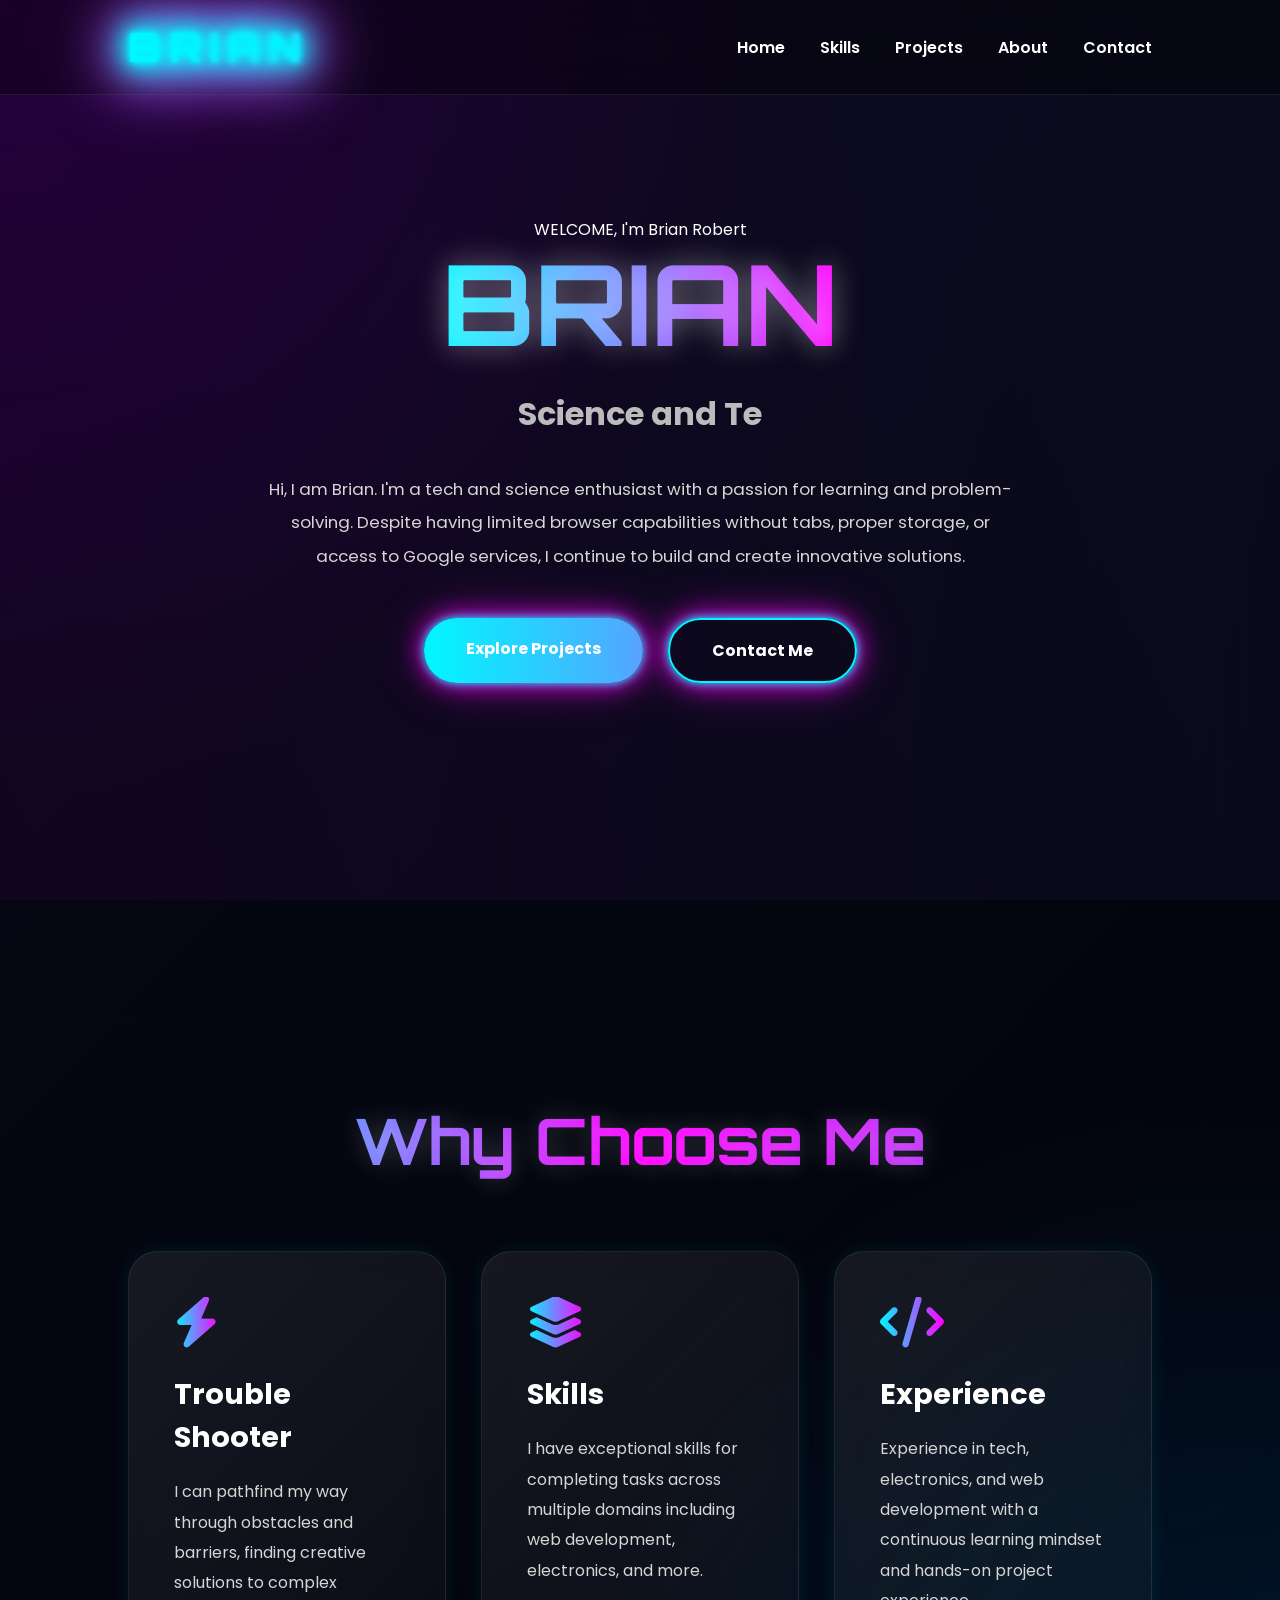
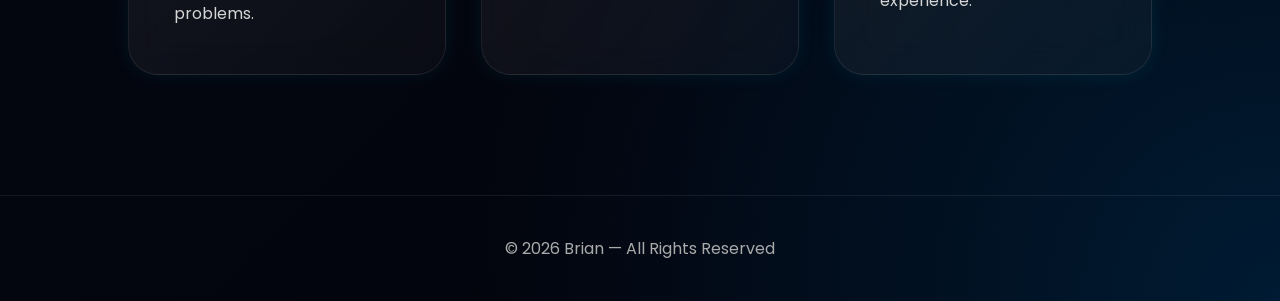
<file: index.html>
<!-- =========================================================
FILE: index.html
========================================================= -->

<!DOCTYPE html>
<html lang="en">

  <script data-goatcounter="https://brian-dashboard.goatcounter.com/count"
        async src="//gc.zgo.at/count.js"></script>
  
<head>

  <meta charset="UTF-8">
  <meta name="viewport" content="width=device-width, initial-scale=1.0">
  <meta name="description" content="Brian Robert's portfolio - Web developer, tech enthusiast, and problem solver.">

  <title>Brian | My Portfolio</title>

  <!-- GOOGLE FONTS -->
  <link rel="preconnect" href="https://fonts.googleapis.com">

  <link href="https://fonts.googleapis.com/css2?family=Orbitron:wght@400;600;700;800&family=Poppins:wght@300;400;500;600;700&display=swap" rel="stylesheet">

  <!-- ICONS -->
  <link rel="stylesheet" href="https://cdnjs.cloudflare.com/ajax/libs/font-awesome/6.5.2/css/all.min.css">

  <!-- CSS -->
  <link rel="stylesheet" href="style.css">

</head>

<body>

  <!-- LOADER -->

  <div class="loader">

    <div class="loader-logo">
      BRIAN
    </div>

  </div>

  <!-- CURSOR -->

  <div class="cursor"></div>
  <div class="cursor-blur"></div>

  <!-- BACKGROUND -->

  <div class="animated-bg"></div>
  <div class="grid-overlay"></div>

  <!-- HEADER -->

  <header>

    <div class="logo">
      BRIAN
    </div>

    <div class="hamburger" id="hamburger">

      <span></span>
      <span></span>
      <span></span>

    </div>

    <nav id="navMenu">

      <a href="index.html">Home</a>
      <a href="skills.html">Skills</a>
      <a href="projects.html">Projects</a>
      <a href="about.html">About</a>
      <a href="contact.html">Contact</a>

    </nav>

  </header>

  <!-- HERO -->

  <section class="hero">

    <div class="hero-content">

      <p class="hero-mini">
        WELCOME, I'm Brian Robert
      </p>

      <h1>
         <span>BRIAN</span>
      </h1>

      <h2 class="typing-text"></h2>

      <p class="hero-description">
        Hi, I am Brian. I'm a tech and science enthusiast with a passion for learning and problem-solving. Despite having limited browser capabilities without tabs, proper storage, or access to Google services, I continue to build and create innovative solutions.
      </p>

      <div class="hero-buttons">

        <a href="projects.html" class="btn">
          Explore Projects
        </a>

        <a href="contact.html" class="btn btn-outline">
          Contact Me
        </a>

      </div>

    </div>

  </section>

  <!-- FEATURES -->

  <section class="features">

    <h2 class="section-title">
      Why Choose Me
    </h2>

    <div class="feature-grid">

      <div class="glass-card">

        <i class="fa-solid fa-bolt"></i>

        <h3>
          Trouble Shooter
        </h3>

        <p>
          I can pathfind my way through obstacles and barriers, finding creative solutions to complex problems.
        </p>

      </div>

      <div class="glass-card">

        <i class="fa-solid fa-layer-group"></i>

        <h3>
          Skills
        </h3>

        <p>
          I have exceptional skills for completing tasks across multiple domains including web development, electronics, and more.
        </p>

      </div>

      <div class="glass-card">

        <i class="fa-solid fa-code"></i>

        <h3>
          Experience
        </h3>

        <p>
          Experience in tech, electronics, and web development with a continuous learning mindset and hands-on project experience.
        </p>

      </div>

    </div>

  </section>

  <!-- FOOTER -->

  <footer>

    <p>
      © 2026 Brian — All Rights Reserved
    </p>

  </footer>

  <!-- SCRIPT -->

  <script src="script.js"></script>

</body>

</html>
</file>
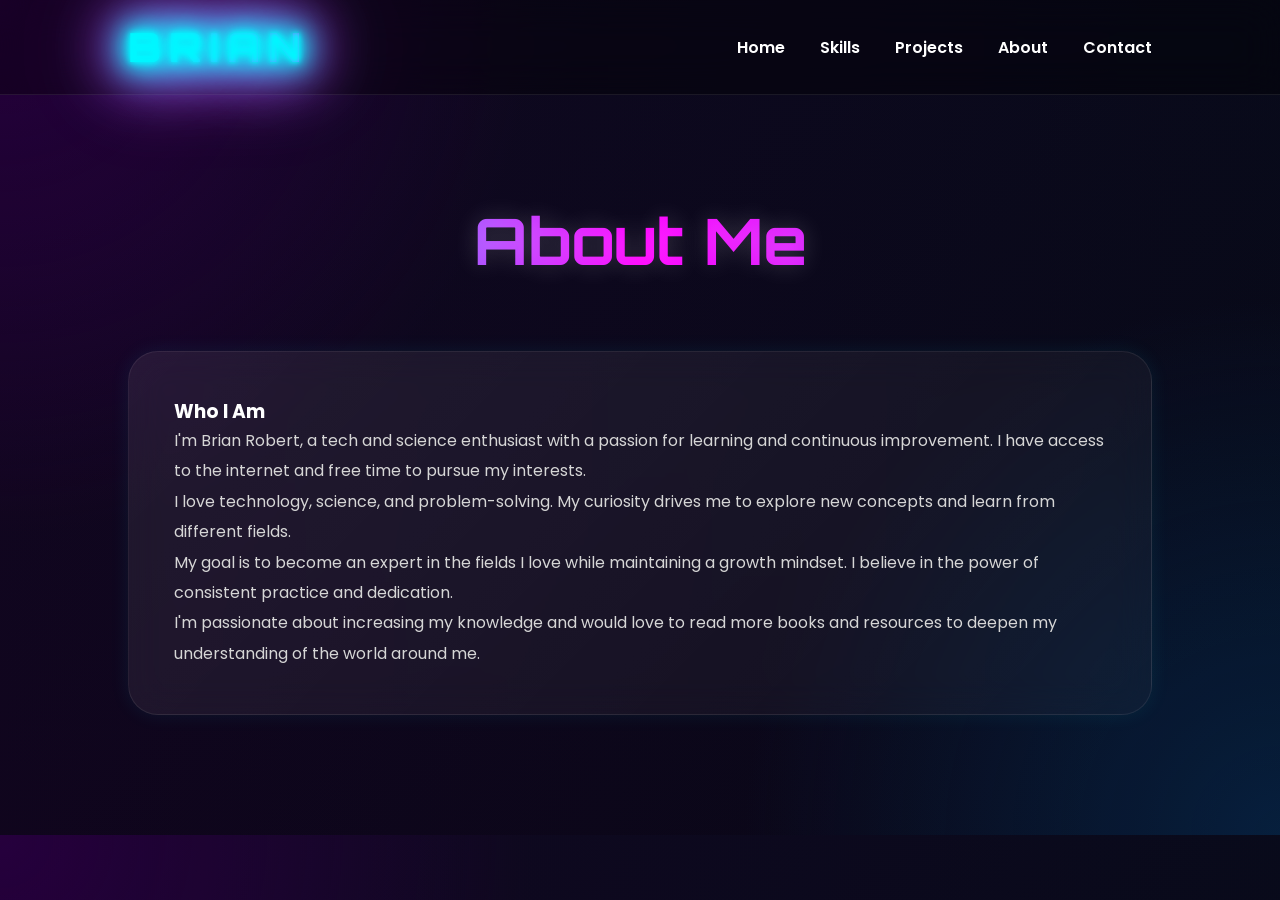
<file: about.html>
<!-- =========================================================
FILE: about.html
========================================================= -->

<!DOCTYPE html>
<html lang="en">
  
<script data-goatcounter="https://brian-dashboard.goatcounter.com/count"
        async src="//gc.zgo.at/count.js"></script>
  
<head>

  <meta charset="UTF-8">
  <meta name="viewport" content="width=device-width, initial-scale=1.0">
  <meta name="description" content="Learn more about Brian - his passions, interests, and journey in tech and science.">

  <title>Brian | About</title>

  <link rel="preconnect" href="https://fonts.googleapis.com">

  <link href="https://fonts.googleapis.com/css2?family=Orbitron:wght@400;600;700;800&family=Poppins:wght@300;400;500;600;700&display=swap" rel="stylesheet">

  <link rel="stylesheet" href="https://cdnjs.cloudflare.com/ajax/libs/font-awesome/6.5.2/css/all.min.css">

  <link rel="stylesheet" href="style.css">

</head>

<body>

  <div class="animated-bg"></div>
  <div class="grid-overlay"></div>

  <header>

    <div class="logo">
      BRIAN
    </div>

    <div class="hamburger" id="hamburger">

      <span></span>
      <span></span>
      <span></span>

    </div>

    <nav id="navMenu">

      <a href="index.html">Home</a>
      <a href="skills.html">Skills</a>
      <a href="projects.html">Projects</a>
      <a href="about.html">About</a>
      <a href="contact.html">Contact</a>

    </nav>

  </header>

  <section class="page-section">

    <h1 class="page-title">
      About Me
    </h1>

    <div class="about-box">

      <h3>
        Who I Am
      </h3>

      <p>
        I'm Brian Robert, a tech and science enthusiast with a passion for learning and continuous improvement. I have access to the internet and free time to pursue my interests.
      </p>

      <p>
        I love technology, science, and problem-solving. My curiosity drives me to explore new concepts and learn from different fields.
      </p>

      <p>
        My goal is to become an expert in the fields I love while maintaining a growth mindset. I believe in the power of consistent practice and dedication.
      </p>

      <p>
        I'm passionate about increasing my knowledge and would love to read more books and resources to deepen my understanding of the world around me.
      </p>

    </div>

  </section>

  <script src="script.js"></script>

</body>

</html>
</file>
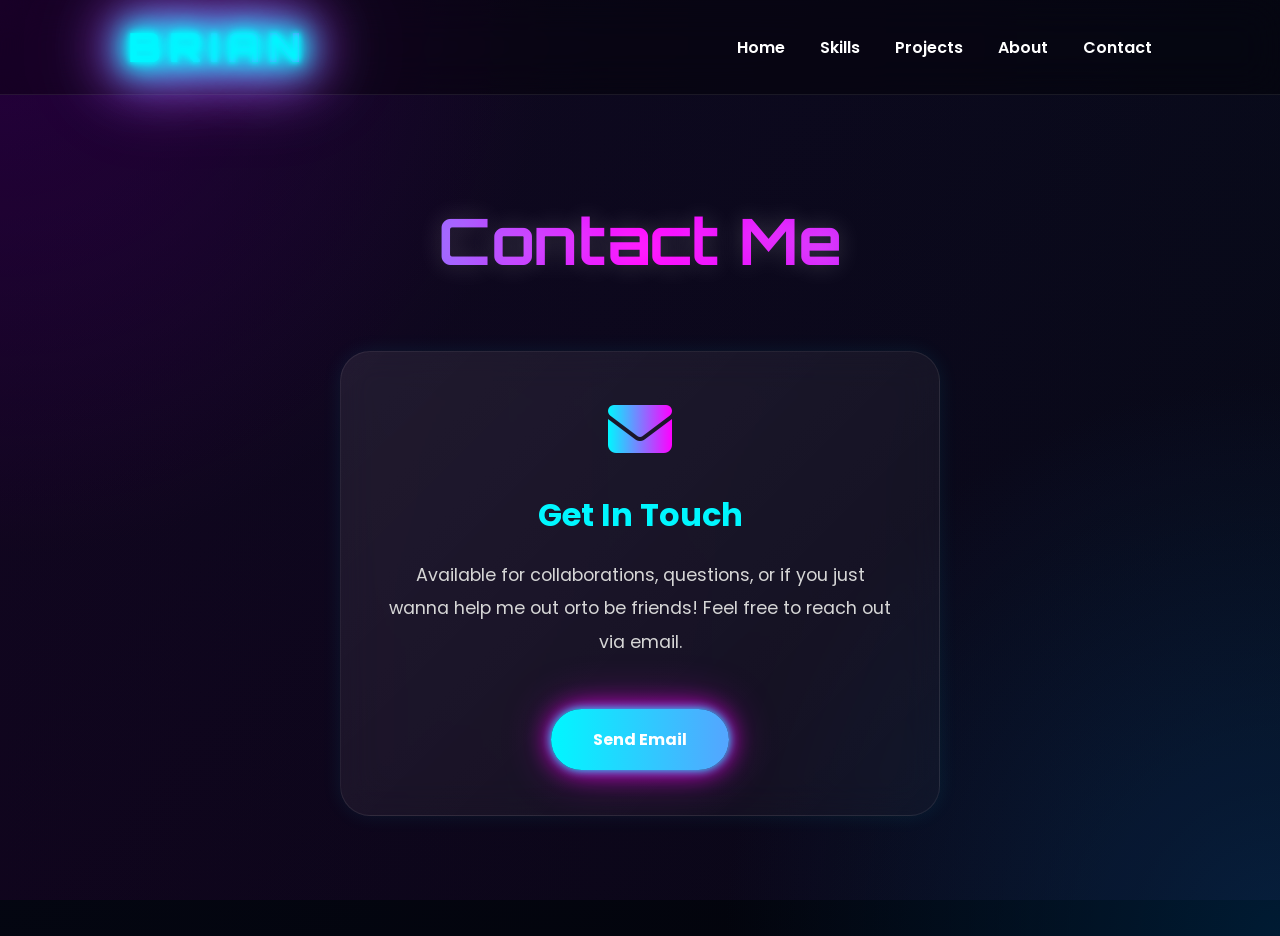
<file: contact.html>
<!-- =========================================================
FILE: contact.html
========================================================= -->

<!DOCTYPE html>
<html lang="en">

  <script data-goatcounter="https://brian-dashboard.goatcounter.com/count"
        async src="//gc.zgo.at/count.js"></script>
  
<head>

  <meta charset="UTF-8">
  <meta name="viewport" content="width=device-width, initial-scale=1.0">
  <meta name="description" content="Get in touch with Brian. Available for collaborations, questions, and networking.">

  <title>Brian | Contact</title>

  <link rel="preconnect" href="https://fonts.googleapis.com">

  <link href="https://fonts.googleapis.com/css2?family=Orbitron:wght@400;600;700;800&family=Poppins:wght@300;400;500;600;700&display=swap" rel="stylesheet">

  <link rel="stylesheet" href="https://cdnjs.cloudflare.com/ajax/libs/font-awesome/6.5.2/css/all.min.css">

  <link rel="stylesheet" href="style.css">

</head>

<body>

  <div class="animated-bg"></div>
  <div class="grid-overlay"></div>

  <header>

    <div class="logo">
      BRIAN
    </div>

    <div class="hamburger" id="hamburger">

      <span></span>
      <span></span>
      <span></span>

    </div>

    <nav id="navMenu">

      <a href="index.html">Home</a>
      <a href="skills.html">Skills</a>
      <a href="projects.html">Projects</a>
      <a href="about.html">About</a>
      <a href="contact.html">Contact</a>

    </nav>

  </header>

  <section class="page-section">

    <h1 class="page-title">
      Contact Me
    </h1>

    <div class="contact-box">

      <i class="fa-solid fa-envelope"></i>

      <h2>
        Get In Touch
      </h2>

      <p>
        Available for collaborations, questions, or if you just wanna help me out orto be friends! Feel free to reach out via email.
      </p>

      <a href="mailto:brian.robert@atomicmail.io" class="btn">
        Send Email
      </a>

    </div>

  </section>

  <script src="script.js"></script>

</body>

</html>
</file>
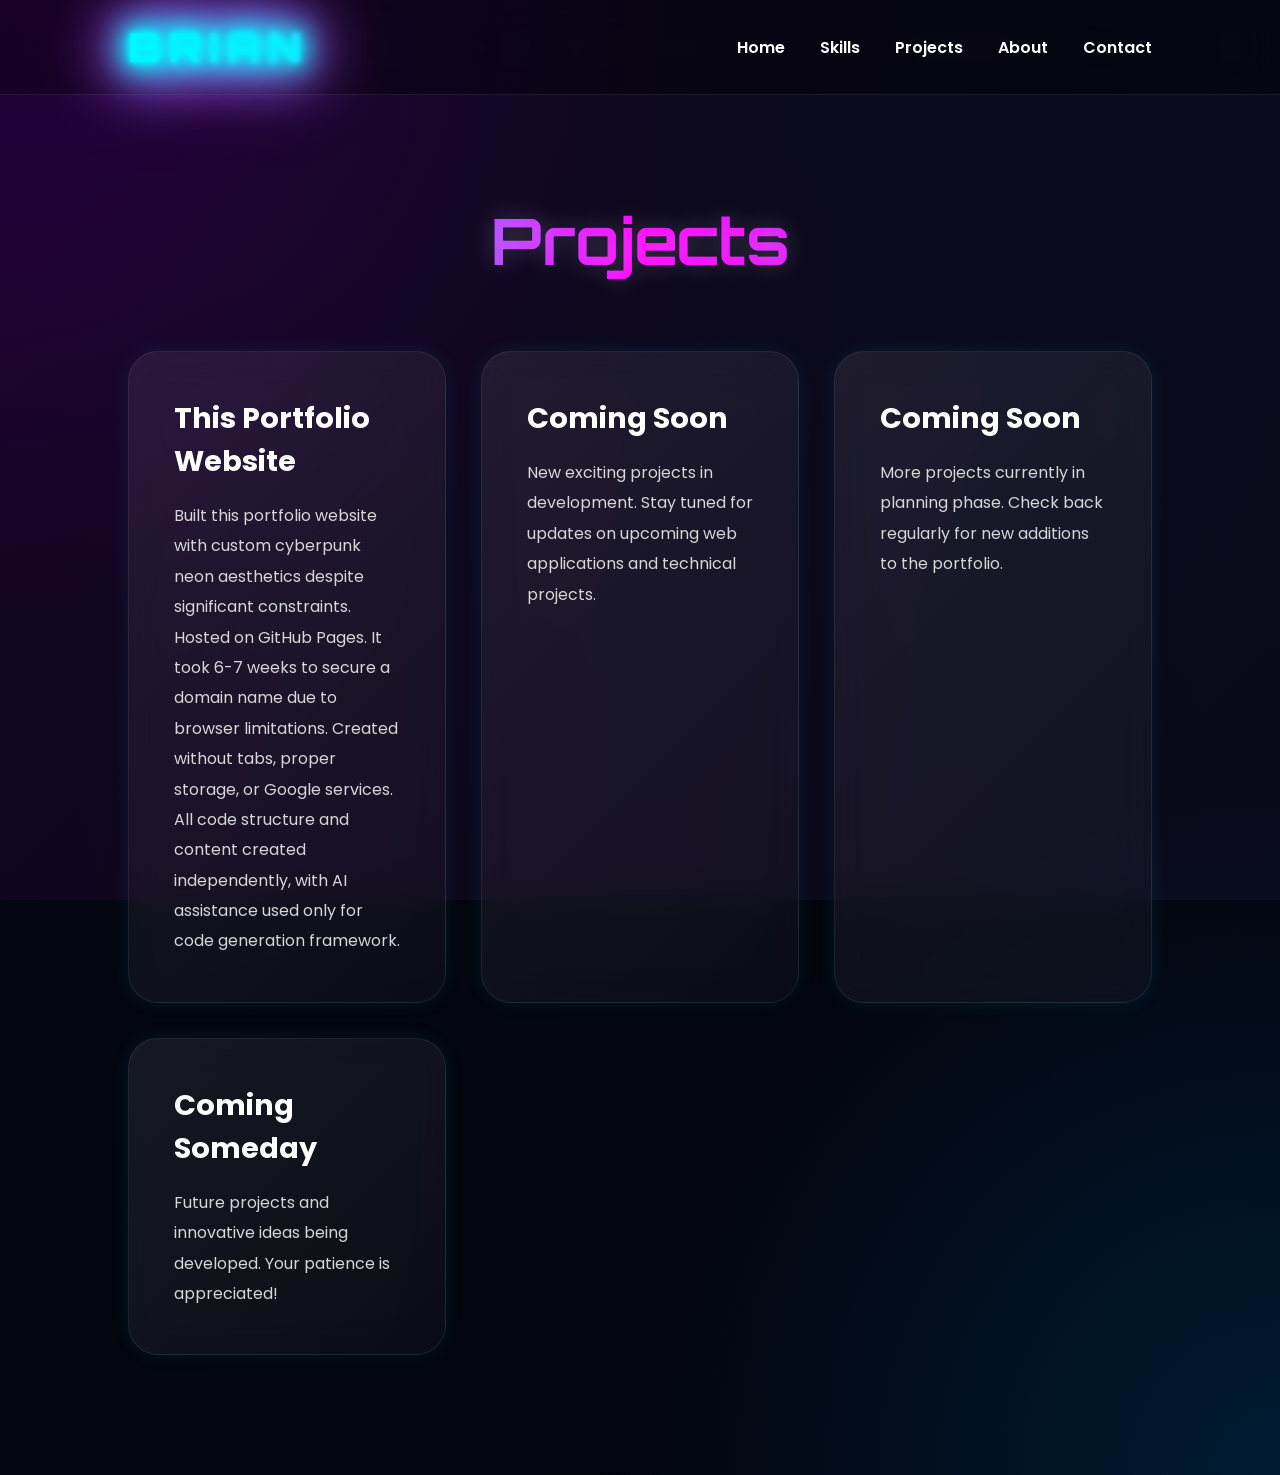
<file: projects.html>
<!-- =========================================================
FILE: projects.html
========================================================= -->

<!DOCTYPE html>
<html lang="en">

  <script data-goatcounter="https://brian-dashboard.goatcounter.com/count"
        async src="//gc.zgo.at/count.js"></script>
  
<head>

  <meta charset="UTF-8">
  <meta name="viewport" content="width=device-width, initial-scale=1.0">
  <meta name="description" content="View Brian's portfolio projects including web development and more.">

  <title>Brian | Projects</title>

  <link rel="preconnect" href="https://fonts.googleapis.com">

  <link href="https://fonts.googleapis.com/css2?family=Orbitron:wght@400;600;700;800&family=Poppins:wght@300;400;500;600;700&display=swap" rel="stylesheet">

  <link rel="stylesheet" href="https://cdnjs.cloudflare.com/ajax/libs/font-awesome/6.5.2/css/all.min.css">

  <link rel="stylesheet" href="style.css">

</head>

<body>

  <div class="animated-bg"></div>
  <div class="grid-overlay"></div>

  <header>

    <div class="logo">
      BRIAN
    </div>

    <div class="hamburger" id="hamburger">

      <span></span>
      <span></span>
      <span></span>

    </div>

    <nav id="navMenu">

      <a href="index.html">Home</a>
      <a href="skills.html">Skills</a>
      <a href="projects.html">Projects</a>
      <a href="about.html">About</a>
      <a href="contact.html">Contact</a>

    </nav>

  </header>

  <section class="page-section">

    <h1 class="page-title">
      Projects
    </h1>

    <div class="project-grid">

      <div class="project-card">

        <div class="project-glow"></div>

        <h3>
          This Portfolio Website
        </h3>

        <p>
          Built this portfolio website with custom cyberpunk neon aesthetics despite significant constraints. Hosted on GitHub Pages. It took 6-7 weeks to secure a domain name due to browser limitations. Created without tabs, proper storage, or Google services. All code structure and content created independently, with AI assistance used only for code generation framework.
        </p>

      </div>

      <div class="project-card">

        <div class="project-glow"></div>

        <h3>
          Coming Soon
        </h3>

        <p>
          New exciting projects in development. Stay tuned for updates on upcoming web applications and technical projects.
        </p>

      </div>

      <div class="project-card">

        <div class="project-glow"></div>

        <h3>
          Coming Soon
        </h3>

        <p>
          More projects currently in planning phase. Check back regularly for new additions to the portfolio.
        </p>

      </div>

      <div class="project-card">

        <div class="project-glow"></div>

        <h3>
          Coming Someday
        </h3>

        <p>
          Future projects and innovative ideas being developed. Your patience is appreciated!
        </p>

      </div>

    </div>

  </section>

  <script src="script.js"></script>

</body>

</html>
</file>
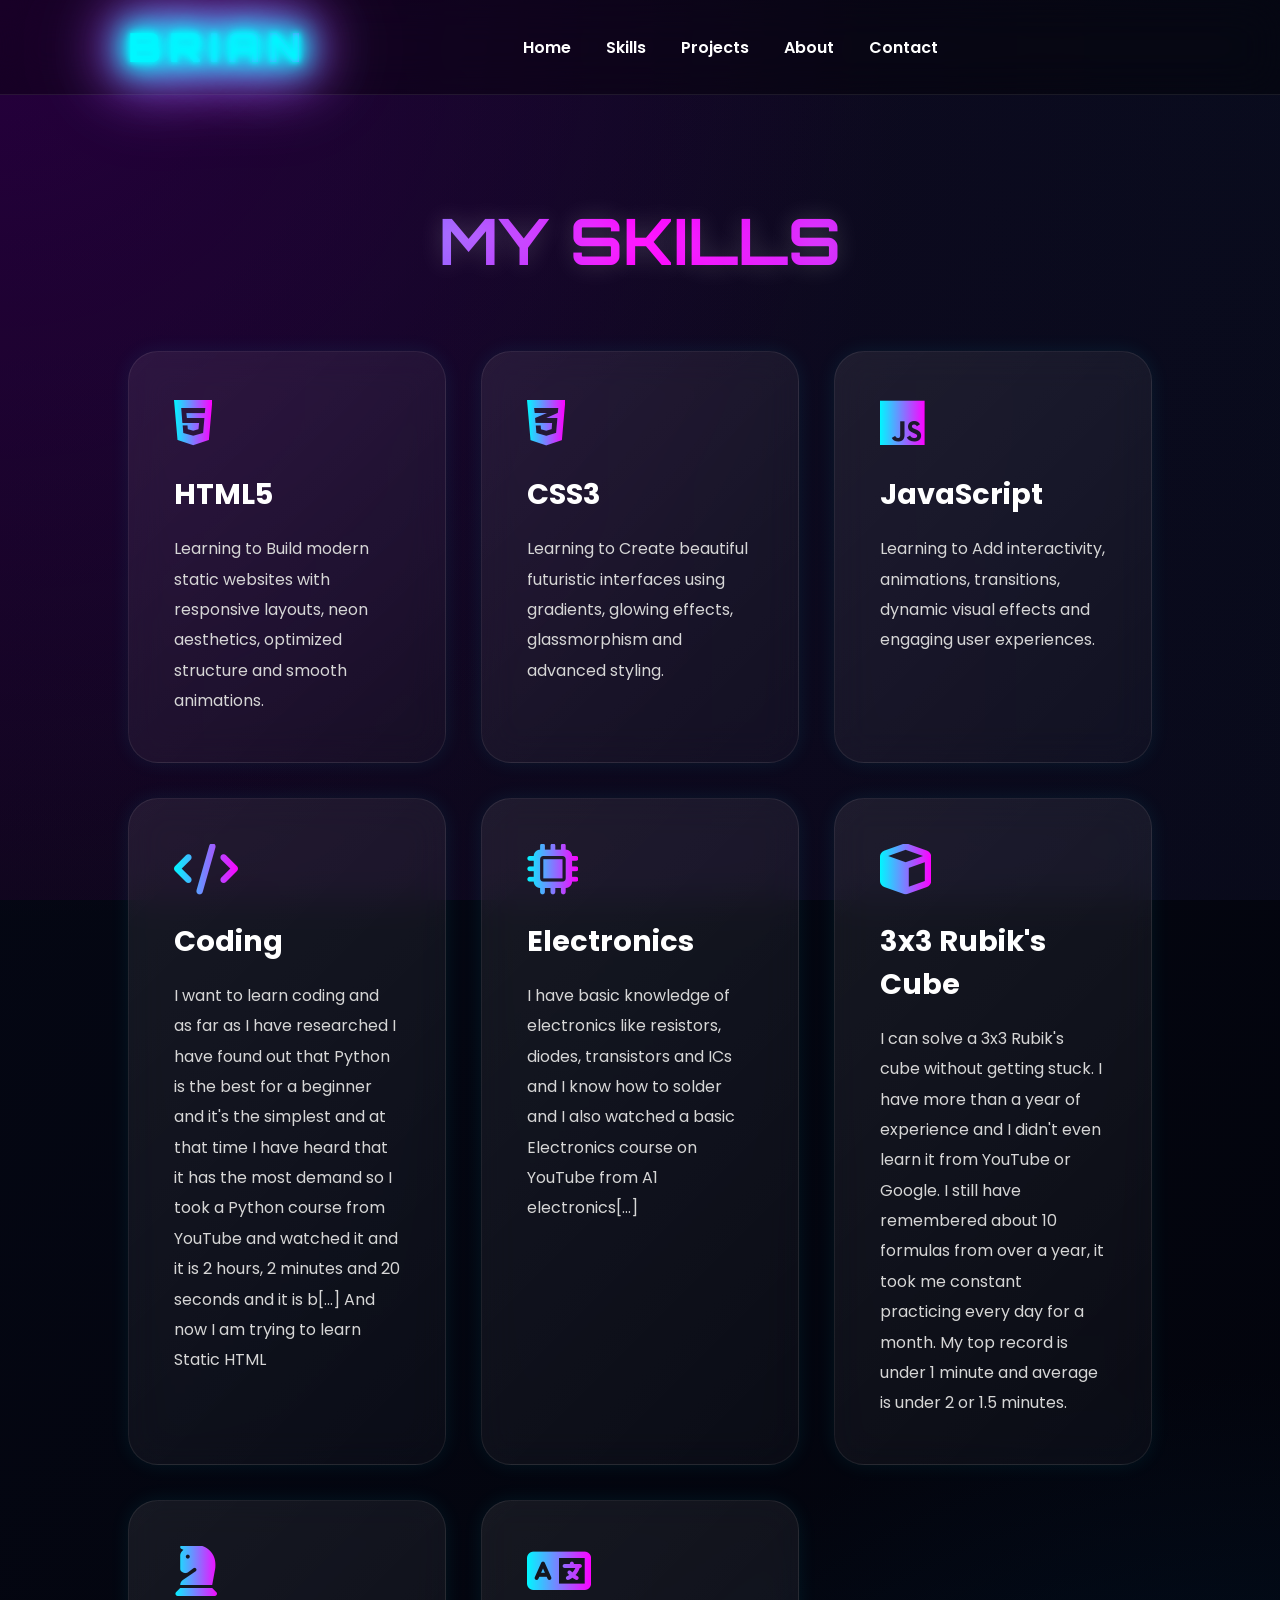
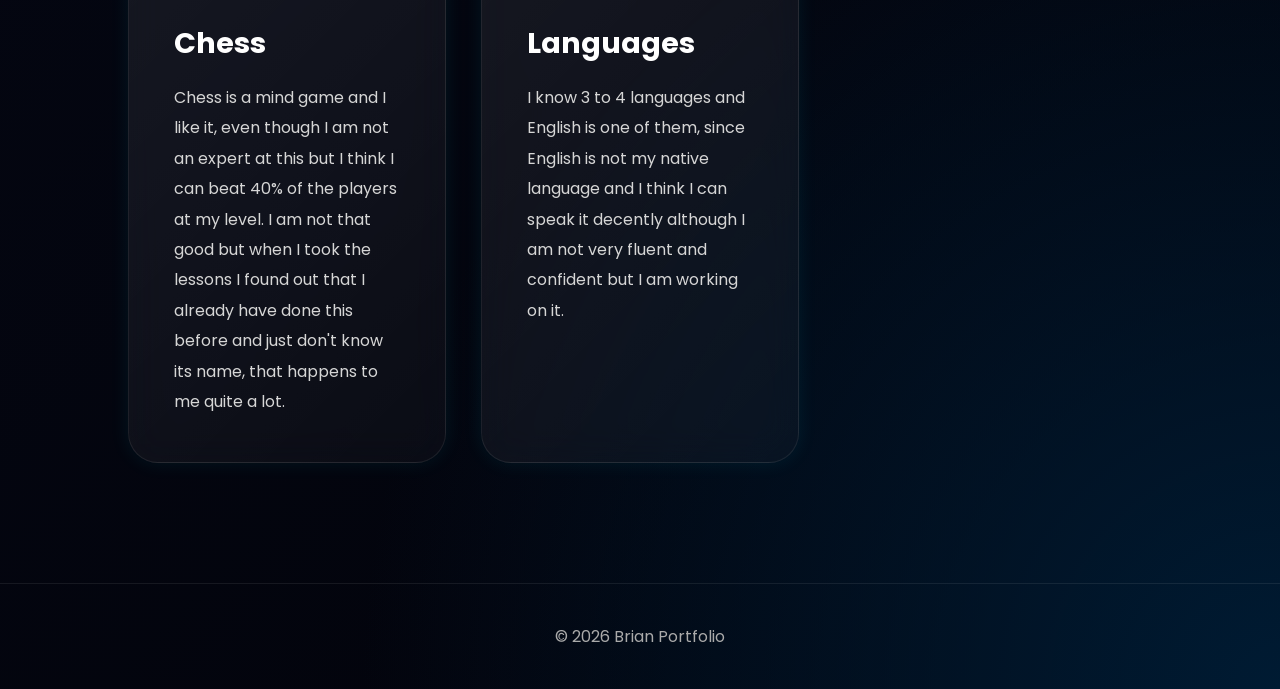
<file: skills.html>
<!-- =========================================================
FILE: skills.html
========================================================= -->

<!DOCTYPE html>
<html lang="en">

  <script data-goatcounter="https://brian-dashboard.goatcounter.com/count"
        async src="//gc.zgo.at/count.js"></script>
  
<head>

  <meta charset="UTF-8" />

  <meta name="viewport" content="width=device-width, initial-scale=1.0"/>

  <title>Brian | Skills</title>

  <!-- GOOGLE FONTS -->

  <link href="https://fonts.googleapis.com/css2?family=Orbitron:wght@400;700;900&family=Poppins:wght@300;400;500;600;700&display=swap" rel="stylesheet">

  <!-- FONT AWESOME -->

  <link rel="stylesheet" href="https://cdnjs.cloudflare.com/ajax/libs/font-awesome/6.5.1/css/all.min.css">

  <!-- CSS -->

  <link rel="stylesheet" href="style.css">

</head>

<body>

  <!-- HEADER -->

  <header>

    <div class="logo">
      BRIAN
    </div>

    <nav id="navMenu">

      <a href="index.html">Home</a>
      <a href="skills.html">Skills</a>
      <a href="projects.html">Projects</a>
      <a href="about.html">About</a>
      <a href="contact.html">Contact</a>

    </nav>

    <!-- HAMBURGER -->

    <div class="hamburger" id="hamburger">

      <span></span>
      <span></span>
      <span></span>

    </div>

  </header>

  <!-- PAGE TITLE -->

  <section class="page-section">

    <h1 class="page-title">
      MY SKILLS
    </h1>

    <!-- SKILLS GRID -->

    <div class="feature-grid">

      <!-- HTML -->

      <div class="glass-card">

        <i class="fab fa-html5"></i>

        <h3>HTML5</h3>

        <p>
        Learning to Build modern static websites with responsive layouts,
          neon aesthetics, optimized structure and smooth animations.
        </p>

      </div>

      <!-- CSS -->

      <div class="glass-card">

        <i class="fab fa-css3-alt"></i>

        <h3>CSS3</h3>

        <p>
          Learning to Create beautiful futuristic interfaces using gradients,
          glowing effects, glassmorphism and advanced styling.
        </p>

      </div>

      <!-- JAVASCRIPT -->

      <div class="glass-card">

        <i class="fab fa-js"></i>

        <h3>JavaScript</h3>

        <p>
         Learning to Add interactivity, animations, transitions,
          dynamic visual effects and engaging user experiences.
        </p>

      </div>

      <!-- STATIC HTML -->

      <div class="glass-card">

        <i class="fas fa-code"></i>

        <h3>Coding</h3>

        <p>I want to learn coding and as far as I have researched I have found out that Python is the best for a beginner and
          it's the simplest and at that time I have heard that it has the most demand so I took a Python course from YouTube and watched it and it is 2 hours, 2 minutes and 20 seconds and it is b[...]
          And now I am trying to learn Static HTML 
          
         </p>

      </div>

      <!-- ELECTRONICS -->

      <div class="glass-card">

        <i class="fas fa-microchip"></i>

        <h3>Electronics</h3>

        <p>I have basic knowledge of electronics like resistors, diodes, transistors and ICs and I know how to solder and I also watched a basic Electronics course on YouTube from A1 electronics[...]
        </p>

      </div>

      <!-- RUBIK'S CUBE -->

      <div class="glass-card">

        <i class="fas fa-cube"></i>

        <h3>3x3 Rubik's Cube</h3>

        <p>
          I can solve a 3x3 Rubik's cube without getting stuck.
          I have more than a year of experience and I didn't even learn it from YouTube or Google.
          I still have remembered about 10 formulas from over a year, it took me constant practicing every day for a month.
          My top record is under 1 minute and average is under 2 or 1.5 minutes.
        </p>

      </div>

      <!-- CHESS -->

      <div class="glass-card">

        <i class="fas fa-chess-knight"></i>

        <h3>Chess</h3>

        <p>
          Chess is a mind game and I like it, even though I am not an expert at this but I think I can beat 40% of the players at my level.
I am not that good but when I took the lessons I found out that I already have done this before and just don't know its name, that happens to me quite a lot.
          
        </p>

      </div>

      <!-- LANGUAGES -->

      <div class="glass-card">

        <i class="fas fa-language"></i>

        <h3>Languages</h3>

        <p>I know 3 to 4 languages and English is one of them, 
          since English is not my native language and I think I can speak it decently although I am not very fluent and confident but I am working on it.
        </p>

      </div>

      
      

    </div>

  </section>

  <!-- FOOTER -->

  <footer>

    © 2026 Brian Portfolio 

  </footer>

  <!-- JAVASCRIPT -->

  <script src="script.js"></script>

</body>

</html>
</file>
<file: style.css>
/* =========================================================
ULTRA BRIGHT NEON CYBERPUNK STYLE
REPLACE YOUR ENTIRE style.css WITH THIS
========================================================= */

*{
  margin:0;
  padding:0;
  box-sizing:border-box;
  scroll-behavior:smooth;
}

:root{

  --bg:#050816;

  --cyan:#00f7ff;
  --pink:#ff00ff;
  --purple:#8b5cf6;
  --blue:#3b82f6;
  --green:#39ff14;
  --orange:#ff7b00;
  --yellow:#ffe600;

  --white:#ffffff;
  --gray:#bcbcbc;

}

body{

  background:
  radial-gradient(circle at top left,#1b0033 0%,transparent 35%),
  radial-gradient(circle at bottom right,#001b33 0%,transparent 35%),
  linear-gradient(135deg,#050816,#02030a);

  color:white;

  font-family:'Poppins',sans-serif;

  overflow-x:hidden;

}

/* ======================
ANIMATED BACKGROUND
====================== */

body::before{

  content:'';

  position:fixed;

  inset:0;

  background:
  linear-gradient(
  90deg,
  rgba(255,0,255,.05),
  rgba(0,247,255,.05),
  rgba(57,255,20,.05)
  );

  background-size:400% 400%;

  animation:bgFlow 15s ease infinite;

  z-index:-5;

}

@keyframes bgFlow{

  0%{
    background-position:0% 50%;
  }

  50%{
    background-position:100% 50%;
  }

  100%{
    background-position:0% 50%;
  }

}

/* ======================
SCROLLBAR
====================== */

::-webkit-scrollbar{
  width:10px;
}

::-webkit-scrollbar-track{
  background:#050816;
}

::-webkit-scrollbar-thumb{

  background:
  linear-gradient(
  var(--cyan),
  var(--pink),
  var(--purple)
  );

  border-radius:20px;

}

/* ======================
LOADER
====================== */

.loader{

  position:fixed;

  inset:0;

  background:
  radial-gradient(circle at top left,#1b0033 0%,transparent 35%),
  radial-gradient(circle at bottom right,#001b33 0%,transparent 35%),
  linear-gradient(135deg,#050816,#02030a);

  display:flex;
  justify-content:center;
  align-items:center;

  z-index:9999;

  animation:fadeOutLoader 0.8s ease-in-out 2.5s forwards;

}

.loader-logo{

  font-size:4rem;

  font-family:'Orbitron',sans-serif;

  font-weight:900;

  background:
  linear-gradient(
  90deg,
  var(--cyan),
  var(--pink),
  var(--purple),
  var(--cyan)
  );

  background-size:300%;

  -webkit-background-clip:text;

  -webkit-text-fill-color:transparent;

  letter-spacing:12px;

  text-transform:uppercase;

  text-shadow:
  0 0 5px var(--cyan),
  0 0 10px var(--cyan),
  0 0 20px var(--cyan),
  0 0 40px var(--cyan),
  0 0 80px var(--cyan);

  animation:logoLoadGlow 2s ease-in-out infinite;

  filter:drop-shadow(0 0 20px var(--cyan)) 
         drop-shadow(0 0 35px var(--pink));

}

@keyframes logoLoadGlow{

  0%{
    filter:drop-shadow(0 0 20px var(--cyan)) 
           drop-shadow(0 0 35px var(--pink))
           brightness(1);
    text-shadow:
    0 0 5px var(--cyan),
    0 0 10px var(--cyan),
    0 0 20px var(--cyan),
    0 0 40px var(--cyan),
    0 0 80px var(--cyan);
  }

  50%{
    filter:drop-shadow(0 0 30px var(--cyan)) 
           drop-shadow(0 0 50px var(--pink))
           drop-shadow(0 0 40px var(--purple))
           brightness(1.3);
    text-shadow:
    0 0 10px var(--cyan),
    0 0 20px var(--cyan),
    0 0 30px var(--pink),
    0 0 60px var(--pink),
    0 0 120px var(--purple);
  }

  100%{
    filter:drop-shadow(0 0 20px var(--cyan)) 
           drop-shadow(0 0 35px var(--pink))
           brightness(1);
    text-shadow:
    0 0 5px var(--cyan),
    0 0 10px var(--cyan),
    0 0 20px var(--cyan),
    0 0 40px var(--cyan),
    0 0 80px var(--cyan);
  }

}

@keyframes fadeOutLoader{

  to{
    opacity:0;
    pointer-events:none;
  }

}

/* ======================
HEADER
====================== */

header{

  position:fixed;

  width:100%;

  top:0;

  padding:22px 10%;

  display:flex;
  justify-content:space-between;
  align-items:center;

  background:rgba(0,0,0,.35);

  backdrop-filter:blur(20px);

  border-bottom:1px solid rgba(255,255,255,.08);

  z-index:999;

}

/* ======================
LOGO
====================== */

.logo{

  font-size:2.5rem;

  font-family:'Orbitron',sans-serif;

  font-weight:900;

  background:
  linear-gradient(
  90deg,
  var(--cyan),
  var(--pink),
  var(--purple),
  var(--cyan)
  );

  background-size:300%;

  -webkit-background-clip:text;

  -webkit-text-fill-color:transparent;

  letter-spacing:8px;

  text-transform:uppercase;

  text-shadow:
  0 0 5px var(--cyan),
  0 0 10px var(--cyan),
  0 0 20px var(--cyan),
  0 0 40px var(--cyan),
  0 0 80px var(--cyan);

  animation:logoGlowEnhanced 3s ease-in-out infinite;

  filter:drop-shadow(0 0 15px var(--cyan)) 
         drop-shadow(0 0 25px var(--pink));

}

@keyframes logoGlowEnhanced{

  0%{
    filter:drop-shadow(0 0 15px var(--cyan)) 
           drop-shadow(0 0 25px var(--pink))
           brightness(1);
    text-shadow:
    0 0 5px var(--cyan),
    0 0 10px var(--cyan),
    0 0 20px var(--cyan),
    0 0 40px var(--cyan),
    0 0 80px var(--cyan);
  }

  50%{
    filter:drop-shadow(0 0 25px var(--cyan)) 
           drop-shadow(0 0 40px var(--pink))
           drop-shadow(0 0 30px var(--purple))
           brightness(1.2);
    text-shadow:
    0 0 10px var(--cyan),
    0 0 20px var(--cyan),
    0 0 30px var(--pink),
    0 0 50px var(--pink),
    0 0 100px var(--purple);
  }

  100%{
    filter:drop-shadow(0 0 15px var(--cyan)) 
           drop-shadow(0 0 25px var(--pink))
           brightness(1);
    text-shadow:
    0 0 5px var(--cyan),
    0 0 10px var(--cyan),
    0 0 20px var(--cyan),
    0 0 40px var(--cyan),
    0 0 80px var(--cyan);
  }

}

/* ======================
NAVIGATION
====================== */

nav{

  display:flex;

  gap:35px;

}

nav a{

  color:white;

  text-decoration:none;

  font-size:1rem;

  font-weight:600;

  position:relative;

  transition:.4s;

}

nav a::after{

  content:'';

  position:absolute;

  width:0;

  height:3px;

  bottom:-8px;

  left:0;

  border-radius:20px;

  background:
  linear-gradient(
  90deg,
  var(--cyan),
  var(--pink)
  );

  box-shadow:
  0 0 15px var(--cyan);

  transition:.4s;

}

nav a:hover::after{

  width:100%;

}

nav a:hover{

  color:var(--cyan);

  text-shadow:
  0 0 15px var(--cyan);

}

/* ======================
HERO SECTION
====================== */

.hero{

  min-height:100vh;

  display:flex;
  justify-content:center;
  align-items:center;

  text-align:center;

  padding:150px 10%;

}

.hero-content{

  max-width:1000px;

  animation:fadeUp 1.5s ease;

}

.hero h1{

  font-size:7rem;

  line-height:1.1;

  font-family:'Orbitron',sans-serif;

  margin-bottom:20px;

}

.hero h1 span{

  background:
  linear-gradient(
  90deg,
  var(--cyan),
  var(--pink),
  var(--purple),
  var(--green)
  );

  background-size:300%;

  -webkit-background-clip:text;

  -webkit-text-fill-color:transparent;

  animation:gradientMove 5s linear infinite;

  text-shadow:
  0 0 30px rgba(255,255,255,.4);

}

@keyframes gradientMove{

  0%{
    background-position:0%;
  }

  100%{
    background-position:300%;
  }

}

.typing-text{

  font-size:2rem;

  color:var(--gray);

  margin-top:25px;

}

.hero-description{

  margin:35px auto;

  max-width:750px;

  line-height:2;

  color:#d6d6d6;

  font-size:1.05rem;

}

/* ======================
BUTTONS
====================== */

.hero-buttons{

  display:flex;

  justify-content:center;

  gap:25px;

  margin-top:45px;

}

.btn{

  padding:18px 42px;

  border-radius:50px;

  text-decoration:none;

  font-weight:700;

  color:white;

  background:
  linear-gradient(
  90deg,
  var(--cyan),
  var(--pink)
  );

  background-size:300%;

  animation:gradientMove 4s linear infinite;

  transition:.5s;

  box-shadow:
  0 0 10px var(--cyan),
  0 0 25px var(--pink),
  0 0 50px rgba(255,0,255,.4);

  display:inline-block;
  cursor:pointer;

}

.btn:hover{

  transform:
  translateY(-8px)
  scale(1.06);

  box-shadow:
  0 0 20px var(--cyan),
  0 0 40px var(--pink),
  0 0 80px var(--purple);

}

.btn-outline{

  background:transparent;

  border:2px solid var(--cyan);

}

/* ======================
SOCIAL ICONS
====================== */

.socials{

  display:flex;

  justify-content:center;

  gap:25px;

  margin-top:55px;

}

.socials a{

  width:65px;
  height:65px;

  display:flex;
  justify-content:center;
  align-items:center;

  border-radius:50%;

  text-decoration:none;

  color:white;

  background:
  linear-gradient(
  135deg,
  rgba(0,247,255,.2),
  rgba(255,0,255,.2)
  );

  border:1px solid rgba(255,255,255,.1);

  backdrop-filter:blur(15px);

  transition:.5s;

  font-size:1.3rem;

  box-shadow:
  0 0 15px rgba(0,247,255,.2);

}

.socials a:hover{

  transform:
  translateY(-10px)
  rotate(360deg);

  box-shadow:
  0 0 20px var(--cyan),
  0 0 50px var(--pink);

}

/* ======================
SECTIONS
====================== */

.features,
.page-section{

  padding:120px 10%;
  margin-top:80px;

}

/* ======================
TITLES
====================== */

.section-title,
.page-title{

  text-align:center;

  font-size:4rem;

  margin-bottom:70px;

  font-family:'Orbitron',sans-serif;

  background:
  linear-gradient(
  90deg,
  var(--cyan),
  var(--pink),
  var(--purple)
  );

  -webkit-background-clip:text;

  -webkit-text-fill-color:transparent;

  text-shadow:
  0 0 25px rgba(255,255,255,.2);

}

/* ======================
CARDS
====================== */

.feature-grid,
.project-grid{

  display:grid;

  grid-template-columns:
  repeat(auto-fit,minmax(280px,1fr));

  gap:35px;

}

.glass-card,
.project-card,
.about-box,
.contact-box{

  position:relative;

  overflow:visible;

  padding:45px;

  border-radius:30px;

  background:
  linear-gradient(
  135deg,
  rgba(255,255,255,.08),
  rgba(255,255,255,.03)
  );

  border:1px solid rgba(255,255,255,.08);

  backdrop-filter:blur(18px);

  transition:.5s;

  box-shadow:
  0 0 20px rgba(0,247,255,.08);

}

.glass-card::before,
.project-card::before{

  content:'';

  position:absolute;

  inset:-2px;

  background:
  linear-gradient(
  45deg,
  var(--cyan),
  var(--pink),
  var(--purple),
  var(--green)
  );

  z-index:-1;

  filter:blur(30px);

  opacity:0;

  transition:.5s;

}

.glass-card:hover::before,
.project-card:hover::before{

  opacity:1;

}

.glass-card:hover,
.project-card:hover{

  transform:
  translateY(-12px)
  scale(1.03);

}

.glass-card i{

  font-size:3.2rem;

  margin-bottom:25px;

  background:
  linear-gradient(
  90deg,
  var(--cyan),
  var(--pink)
  );

  -webkit-background-clip:text;

  -webkit-text-fill-color:transparent;

}

.glass-card h3,
.project-card h3{

  font-size:1.8rem;

  margin-bottom:18px;

}

.glass-card p,
.project-card p,
.about-box p,
.contact-box p{

  line-height:1.9;

  color:#d6d6d6;
  white-space:normal;
  word-wrap:break-word;
  overflow-wrap:break-word;
  hyphens:auto;

}

.contact-box{
  text-align:center;
  max-width:600px;
  margin:0 auto;
}

.contact-box i{
  font-size:4rem;
  margin-bottom:30px;
  background:linear-gradient(90deg,var(--cyan),var(--pink));
  -webkit-background-clip:text;
  -webkit-text-fill-color:transparent;
}

.contact-box h2{
  font-size:2rem;
  margin-bottom:20px;
  color:var(--cyan);
}

.contact-box p{
  margin-bottom:30px;
  font-size:1.1rem;
}

.contact-box .btn{
  margin-top:20px;
  display:inline-block;
  position:relative;
  z-index:10;
}

/* ======================
FOOTER
====================== */

footer{

  padding:40px;

  text-align:center;

  border-top:1px solid rgba(255,255,255,.08);

  color:#aaaaaa;

}

/* ======================
ANIMATIONS
====================== */

@keyframes fadeUp{

  from{

    opacity:0;

    transform:translateY(60px);

  }

  to{

    opacity:1;

    transform:translateY(0);

  }

}

/* ======================
RESPONSIVE
====================== */

@media(max-width:900px){

  .hero h1{
    font-size:4rem;
  }

  .typing-text{
    font-size:1.4rem;
  }

  .section-title,
  .page-title{
    font-size:3rem;
  }

  nav{

    position:fixed;

    top:85px;
    right:-100%;

    width:260px;
    height:100vh;

    background:#090909;

    flex-direction:column;

    padding:50px 30px;

    transition:.5s;
    z-index:998;

  }

  nav.active{

    right:0;

  }

  .hamburger{

    display:flex;

    flex-direction:column;

    gap:6px;

    cursor:pointer;

  }

  .hamburger span{

    width:30px;
    height:3px;

    background:white;

    border-radius:20px;
    transition:.3s;

  }

  .hamburger.active span:nth-child(1){
    transform:rotate(45deg) translate(10px, 10px);
  }

  .hamburger.active span:nth-child(2){
    opacity:0;
  }

  .hamburger.active span:nth-child(3){
    transform:rotate(-45deg) translate(7px, -7px);
  }

  .hero-buttons{

    flex-direction:column;

    align-items:center;

  }

  .btn{
    width:100%;
  }

}
</file>
